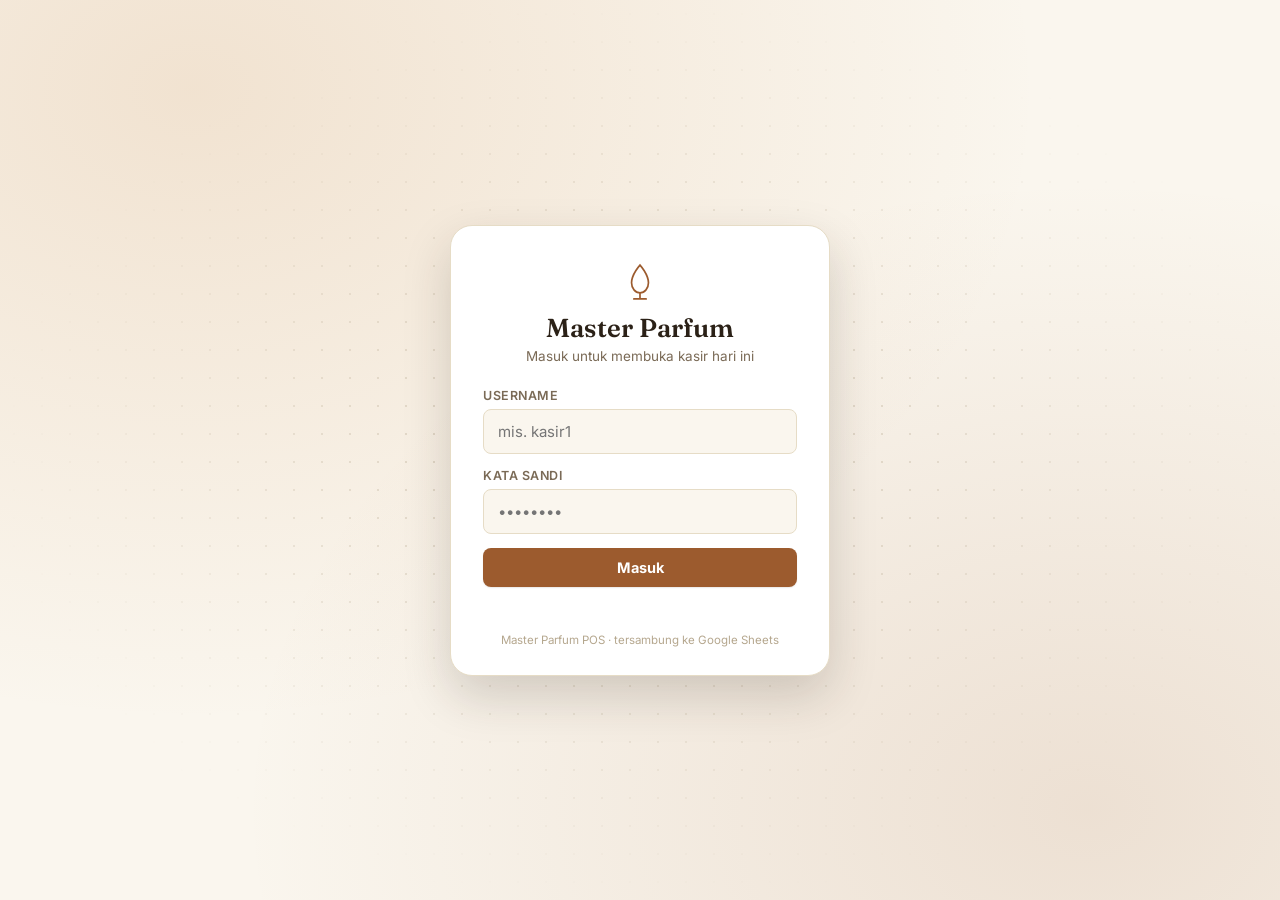
<file: index.html>
<!DOCTYPE html>
<html lang="id">
<head>
<meta charset="UTF-8">
<meta name="viewport" content="width=device-width, initial-scale=1.0, maximum-scale=1.0">
<title>Master Parfum &mdash; Point of Sale</title>
<link rel="icon" href="data:image/svg+xml,<svg xmlns=%22http://www.w3.org/2000/svg%22 viewBox=%220 0 100 100%22><text y=%22.9em%22 font-size=%2290%22>🌸</text></svg>">
<link rel="preconnect" href="https://fonts.googleapis.com">
<link href="https://fonts.googleapis.com/css2?family=Fraunces:opsz,wght@9..144,500;9..144,600;9..144,700&family=Inter:wght@400;500;600;700;800&family=JetBrains+Mono:wght@500;600&display=swap" rel="stylesheet">
<link rel="stylesheet" href="css/style.css">
</head>
<body>

<!-- ======================= LOADING SPLASH ======================= -->
<div id="splash" class="splash">
  <div class="splash-mark">
    <svg width="52" height="52" viewBox="0 0 52 52" fill="none">
      <path d="M26 4C26 4 15 16 15 27C15 34.2 19.9 40 26 40C32.1 40 37 34.2 37 27C37 16 26 4 26 4Z" stroke="currentColor" stroke-width="2.2"/>
      <path d="M26 40V48M18 48H34" stroke="currentColor" stroke-width="2.2" stroke-linecap="round"/>
    </svg>
  </div>
  <div class="splash-text">Master Parfum</div>
  <div class="splash-sub" id="splashSub">Menyiapkan toko&hellip;</div>
</div>

<!-- ======================= LOGIN SCREEN ======================= -->
<div id="viewLogin" class="login-wrap hidden">
  <div class="login-atmosphere"></div>
  <form id="formLogin" class="login-card" autocomplete="off">
    <div class="login-mark">
      <svg width="40" height="40" viewBox="0 0 52 52" fill="none">
        <path d="M26 4C26 4 15 16 15 27C15 34.2 19.9 40 26 40C32.1 40 37 34.2 37 27C37 16 26 4 26 4Z" stroke="currentColor" stroke-width="2.2"/>
        <path d="M26 40V48M18 48H34" stroke="currentColor" stroke-width="2.2" stroke-linecap="round"/>
      </svg>
    </div>
    <h1>Master Parfum</h1>
    <p class="login-tag">Masuk untuk membuka kasir hari ini</p>

    <label class="field">
      <span>Username</span>
      <input type="text" id="loginUsername" placeholder="mis. kasir1" required>
    </label>
    <label class="field">
      <span>Kata sandi</span>
      <input type="password" id="loginPassword" placeholder="&bull;&bull;&bull;&bull;&bull;&bull;&bull;&bull;" required>
    </label>

    <button type="submit" class="btn btn-primary btn-block" id="btnLoginSubmit">Masuk</button>
    <div class="login-msg" id="loginMsg"></div>
    <div class="login-foot">Master Parfum POS &middot; tersambung ke Google Sheets</div>
  </form>
</div>

<!-- ======================= APP SHELL ======================= -->
<div id="viewApp" class="app-shell hidden">

  <!-- Sidebar (desktop) -->
  <aside class="sidebar">
    <div class="brand">
      <svg width="26" height="26" viewBox="0 0 52 52" fill="none">
        <path d="M26 4C26 4 15 16 15 27C15 34.2 19.9 40 26 40C32.1 40 37 34.2 37 27C37 16 26 4 26 4Z" stroke="currentColor" stroke-width="2.6"/>
        <path d="M26 40V48M18 48H34" stroke="currentColor" stroke-width="2.6" stroke-linecap="round"/>
      </svg>
      <span>Master Parfum</span>
    </div>
    <nav class="nav" id="sideNav">
      <button class="nav-item" data-view="kasir">
        <svg viewBox="0 0 24 24" width="18" height="18"><path fill="currentColor" d="M3 4h18v2H3zm2 4h14l-1.5 9.5A2 2 0 0 1 15.5 19h-7a2 2 0 0 1-2-1.7L5 8zm3.5 2.5v6h1.5v-6zm4.5 0v6h1.5v-6z"/></svg>
        <span>Kasir</span>
      </button>
      <button class="nav-item" data-view="stok">
        <svg viewBox="0 0 24 24" width="18" height="18"><path fill="currentColor" d="M4 7l8-4 8 4v10l-8 4-8-4zm8-1.9L6.2 8 12 10.9 17.8 8zM6 9.7v6.6l5 2.5v-6.6zm12 0l-5 2.5v6.6l5-2.5z"/></svg>
        <span>Stok</span>
      </button>
      <button class="nav-item" data-view="matriks" id="navMatriks">
        <svg viewBox="0 0 24 24" width="18" height="18"><path fill="currentColor" d="M4 4h7v7H4zm9 0h7v7h-7zM4 13h7v7H4zm9 0h7v7h-7z"/></svg>
        <span>Matriks Oplosan</span>
      </button>
      <button class="nav-item" data-view="jurnal" id="navJurnal">
        <svg viewBox="0 0 24 24" width="18" height="18"><path fill="currentColor" d="M5 3h11l3 3v15H5zm10 1.5V8h3.5zM7 12h10v1.5H7zm0 4h10v1.5H7z"/></svg>
        <span>Jurnal &amp; Laporan</span>
      </button>
      <button class="nav-item" data-view="users" id="navUsers">
        <svg viewBox="0 0 24 24" width="18" height="18"><path fill="currentColor" d="M12 12a4.5 4.5 0 1 0 0-9 4.5 4.5 0 0 0 0 9zm0 2c-4.4 0-8 2.2-8 5v2h16v-2c0-2.8-3.6-5-8-5z"/></svg>
        <span>Pengguna</span>
      </button>
    </nav>
    <div class="side-user">
      <div class="side-user-name" id="sideUserName">&mdash;</div>
      <div class="side-user-role" id="sideUserRole">&mdash;</div>
      <button class="btn-logout" id="btnLogout">Keluar</button>
    </div>
  </aside>

  <!-- Main content -->
  <main class="main">
    <header class="topbar">
      <div class="topbar-title" id="topbarTitle">Kasir</div>
      <div class="topbar-right">
        <span class="sync-dot" id="syncDot" title="Status sinkronisasi"></span>
        <span class="sync-label" id="syncLabel">tersinkron</span>
      </div>
    </header>
    <section class="content" id="content"><!-- injected per view --></section>
  </main>

  <!-- Bottom nav (mobile/tablet) -->
  <nav class="bottomnav" id="bottomNav">
    <button class="bn-item" data-view="kasir">
      <svg viewBox="0 0 24 24" width="20" height="20"><path fill="currentColor" d="M3 4h18v2H3zm2 4h14l-1.5 9.5A2 2 0 0 1 15.5 19h-7a2 2 0 0 1-2-1.7L5 8z"/></svg>
      <span>Kasir</span>
    </button>
    <button class="bn-item" data-view="stok">
      <svg viewBox="0 0 24 24" width="20" height="20"><path fill="currentColor" d="M4 7l8-4 8 4v10l-8 4-8-4z"/></svg>
      <span>Stok</span>
    </button>
    <button class="bn-item" data-view="matriks" id="bnMatriks">
      <svg viewBox="0 0 24 24" width="20" height="20"><path fill="currentColor" d="M4 4h7v7H4zm9 0h7v7h-7zM4 13h7v7H4zm9 0h7v7h-7z"/></svg>
      <span>Matriks</span>
    </button>
    <button class="bn-item" data-view="jurnal" id="bnJurnal">
      <svg viewBox="0 0 24 24" width="20" height="20"><path fill="currentColor" d="M5 3h11l3 3v15H5z"/></svg>
      <span>Jurnal</span>
    </button>
    <button class="bn-item" data-view="more" id="bnMore">
      <svg viewBox="0 0 24 24" width="20" height="20"><path fill="currentColor" d="M12 8a2 2 0 1 0 0-4 2 2 0 0 0 0 4zm0 6a2 2 0 1 0 0-4 2 2 0 0 0 0 4zm0 6a2 2 0 1 0 0-4 2 2 0 0 0 0 4z"/></svg>
      <span>Lainnya</span>
    </button>
  </nav>
</div>

<!-- ======================= TOAST ======================= -->
<div id="toastHost" class="toast-host"></div>

<!-- ======================= MODAL HOST ======================= -->
<div id="modalHost" class="modal-host hidden">
  <div class="modal-backdrop" id="modalBackdrop"></div>
  <div class="modal-box" id="modalBox"></div>
</div>

<script src="js/config.js"></script>
<script src="js/api.js"></script>
<script src="js/auth.js"></script>
<script src="js/ui.js"></script>
<script src="js/kasir.js"></script>
<script src="js/stok.js"></script>
<script src="js/matriks.js"></script>
<script src="js/jurnal.js"></script>
<script src="js/users.js"></script>
<script src="js/app.js"></script>
</body>
</html>
</file>
<file: css/style.css>
/* =====================================================================
   MASTER PARFUM POS — design tokens
   Palette drawn from oud/amber perfume tones, not generic SaaS blue.
   ===================================================================== */
:root{
  --cream:      #FAF6EE;
  --cream-deep: #F1E9D8;
  --surface:    #FFFFFF;
  --border:     #E6DCC6;
  --border-soft:#F0E8D8;
  --ink:        #2B2117;
  --ink-soft:   #7A6A56;
  --ink-faint:  #B5A78E;
  --amber:      #9C5B2E;
  --amber-dark: #703F1E;
  --amber-light:#F4E3CE;
  --gold:       #C98A4B;
  --success:    #4C7A5D;
  --success-bg: #E7F0E9;
  --danger:     #B24A3E;
  --danger-bg:  #FBEAE7;
  --info-bg:    #EFE7F6;
  --shadow-sm: 0 1px 2px rgba(43,33,23,.06), 0 1px 1px rgba(43,33,23,.04);
  --shadow-md: 0 8px 24px rgba(43,33,23,.10), 0 2px 6px rgba(43,33,23,.06);
  --shadow-lg: 0 20px 48px rgba(43,33,23,.18);
  --radius-sm: 8px;
  --radius-md: 14px;
  --radius-lg: 22px;
  --font-display: 'Fraunces', Georgia, serif;
  --font-body: 'Inter', -apple-system, BlinkMacSystemFont, 'Segoe UI', sans-serif;
  --font-mono: 'JetBrains Mono', ui-monospace, monospace;
}

*{box-sizing:border-box;}
html,body{height:100%;}
body{
  margin:0;
  background:var(--cream);
  color:var(--ink);
  font-family:var(--font-body);
  -webkit-font-smoothing:antialiased;
  overflow-x:hidden;
}
.hidden{display:none !important;}
button{font-family:inherit;}
input,select,textarea{font-family:inherit;}
::selection{background:var(--amber-light);}

a{color:var(--amber);}

/* =====================================================================
   Splash
   ===================================================================== */
.splash{
  position:fixed; inset:0; z-index:999;
  display:flex; flex-direction:column; align-items:center; justify-content:center;
  background:radial-gradient(circle at 50% 30%, var(--cream-deep), var(--cream) 70%);
  color:var(--amber-dark);
  transition:opacity .5s ease;
}
.splash-mark{animation:float 2.4s ease-in-out infinite;}
.splash-text{font-family:var(--font-display); font-size:22px; font-weight:600; margin-top:14px; letter-spacing:.02em;}
.splash-sub{font-size:13px; color:var(--ink-soft); margin-top:6px;}
@keyframes float{ 0%,100%{transform:translateY(0);} 50%{transform:translateY(-8px);} }

/* =====================================================================
   Login
   ===================================================================== */
.login-wrap{
  position:fixed; inset:0; display:flex; align-items:center; justify-content:center;
  padding:24px;
  background:
    radial-gradient(ellipse at 15% 10%, rgba(201,138,75,.18), transparent 55%),
    radial-gradient(ellipse at 85% 90%, rgba(156,91,46,.14), transparent 55%),
    var(--cream);
}
.login-atmosphere{position:absolute; inset:0; pointer-events:none; opacity:.5;
  background-image: radial-gradient(circle, var(--ink-faint) 1px, transparent 1px);
  background-size: 28px 28px;
  mask-image: radial-gradient(ellipse at center, black, transparent 72%);
}
.login-card{
  position:relative; z-index:1;
  width:100%; max-width:380px;
  background:var(--surface);
  border:1px solid var(--border);
  border-radius:var(--radius-lg);
  box-shadow:var(--shadow-lg);
  padding:36px 32px 28px;
  text-align:center;
}
.login-mark{color:var(--amber); display:flex; justify-content:center; margin-bottom:10px;}
.login-card h1{font-family:var(--font-display); font-size:26px; font-weight:600; margin:0 0 4px;}
.login-tag{color:var(--ink-soft); font-size:13.5px; margin:0 0 24px;}
.field{display:block; text-align:left; margin-bottom:14px;}
.field span{display:block; font-size:12.5px; font-weight:600; color:var(--ink-soft); margin-bottom:6px; text-transform:uppercase; letter-spacing:.04em;}
.field input, .field select{
  width:100%; padding:12px 14px; border-radius:var(--radius-sm);
  border:1.5px solid var(--border); background:var(--cream); color:var(--ink);
  font-size:15px; outline:none; transition:border-color .15s, background .15s;
}
.field input:focus, .field select:focus{border-color:var(--amber); background:var(--surface);}
.login-msg{min-height:18px; font-size:13px; color:var(--danger); margin-top:10px; font-weight:600;}
.login-foot{margin-top:18px; font-size:11.5px; color:var(--ink-faint);}

/* =====================================================================
   Buttons
   ===================================================================== */
.btn{
  display:inline-flex; align-items:center; justify-content:center; gap:8px;
  border:none; border-radius:var(--radius-sm); cursor:pointer;
  font-weight:700; font-size:14.5px; padding:11px 18px;
  transition:transform .08s ease, box-shadow .15s ease, background .15s ease;
}
.btn:active{transform:scale(.97);}
.btn-block{width:100%;}
.btn-primary{background:var(--amber); color:#fff; box-shadow:var(--shadow-sm);}
.btn-primary:hover{background:var(--amber-dark);}
.btn-ghost{background:transparent; color:var(--amber); border:1.5px solid var(--border);}
.btn-ghost:hover{border-color:var(--amber);}
.btn-danger{background:var(--danger); color:#fff;}
.btn-sm{padding:7px 12px; font-size:13px; border-radius:8px;}
.btn:disabled{opacity:.5; cursor:not-allowed;}

/* =====================================================================
   App shell
   ===================================================================== */
.app-shell{position:fixed; inset:0; display:flex; overflow:hidden;}
.sidebar{
  width:230px; flex-shrink:0; background:var(--surface); border-right:1px solid var(--border);
  display:flex; flex-direction:column; padding:20px 16px;
}
.brand{display:flex; align-items:center; gap:10px; color:var(--amber); font-family:var(--font-display); font-weight:600; font-size:17px; padding:4px 6px 22px;}
.nav{display:flex; flex-direction:column; gap:4px; flex:1;}
.nav-item{
  display:flex; align-items:center; gap:12px; text-align:left;
  background:none; border:none; padding:11px 12px; border-radius:10px;
  color:var(--ink-soft); font-size:14.5px; font-weight:600; cursor:pointer;
  transition:background .12s, color .12s;
}
.nav-item svg{flex-shrink:0; opacity:.8;}
.nav-item:hover{background:var(--cream-deep);}
.nav-item.active{background:var(--amber-light); color:var(--amber-dark);}
.side-user{border-top:1px solid var(--border); padding-top:14px; margin-top:8px;}
.side-user-name{font-weight:700; font-size:14px;}
.side-user-role{font-size:12px; color:var(--ink-soft); text-transform:uppercase; letter-spacing:.04em; margin-bottom:10px;}
.btn-logout{width:100%; background:var(--cream-deep); border:1px solid var(--border); color:var(--ink-soft); padding:8px; border-radius:8px; font-size:13px; font-weight:600; cursor:pointer;}
.btn-logout:hover{color:var(--danger); border-color:var(--danger);}

.main{flex:1; display:flex; flex-direction:column; min-width:0; min-height:0;}
.topbar{
  display:flex; align-items:center; justify-content:space-between;
  padding:16px 26px; border-bottom:1px solid var(--border); background:var(--surface);
  flex-shrink:0;
}
.topbar-title{font-family:var(--font-display); font-size:20px; font-weight:600;}
.topbar-right{display:flex; align-items:center; gap:7px; font-size:12.5px; color:var(--ink-soft); font-weight:600;}
.sync-dot{width:8px; height:8px; border-radius:50%; background:var(--success); box-shadow:0 0 0 3px var(--success-bg);}
.sync-dot.busy{background:var(--gold); box-shadow:0 0 0 3px var(--amber-light); animation:pulse 1s infinite;}
.sync-dot.err{background:var(--danger); box-shadow:0 0 0 3px var(--danger-bg);}
@keyframes pulse{0%,100%{opacity:1;} 50%{opacity:.4;}}

.content{flex:1; overflow-y:auto; padding:22px 26px 90px;}

/* Bottom nav — hidden on desktop */
.bottomnav{display:none;}

/* =====================================================================
   Generic layout helpers
   ===================================================================== */
.page-head{display:flex; align-items:center; justify-content:space-between; gap:12px; margin-bottom:18px; flex-wrap:wrap;}
.page-head h2{font-family:var(--font-display); font-size:19px; margin:0;}
.page-sub{color:var(--ink-soft); font-size:13px; margin-top:2px;}
.toolbar{display:flex; gap:10px; flex-wrap:wrap; align-items:center;}
.toolbar input, .toolbar select{
  padding:9px 12px; border-radius:9px; border:1.5px solid var(--border); background:var(--surface); font-size:13.5px; outline:none;
}
.toolbar input:focus, .toolbar select:focus{border-color:var(--amber);}

.card{background:var(--surface); border:1px solid var(--border); border-radius:var(--radius-md); box-shadow:var(--shadow-sm);}
.pad{padding:18px;}

.badge{display:inline-block; padding:3px 9px; border-radius:99px; font-size:11.5px; font-weight:700; letter-spacing:.02em;}
.badge-amber{background:var(--amber-light); color:var(--amber-dark);}
.badge-green{background:var(--success-bg); color:var(--success);}
.badge-red{background:var(--danger-bg); color:var(--danger);}
.badge-gray{background:var(--cream-deep); color:var(--ink-soft);}

table{width:100%; border-collapse:collapse; font-size:13.5px;}
thead th{
  text-align:left; font-size:11.5px; text-transform:uppercase; letter-spacing:.04em;
  color:var(--ink-soft); padding:10px 12px; border-bottom:1.5px solid var(--border);
}
tbody td{padding:11px 12px; border-bottom:1px solid var(--border-soft);}
tbody tr:hover{background:var(--cream-deep);}
.table-wrap{overflow-x:auto; border-radius:var(--radius-md); border:1px solid var(--border); background:var(--surface);}
.table-wrap table{min-width:560px;}

.empty-state{text-align:center; padding:50px 20px; color:var(--ink-soft);}
.empty-state .emoji{font-size:34px; margin-bottom:10px;}

/* =====================================================================
   Kasir page
   ===================================================================== */
.kasir-grid{display:grid; grid-template-columns:1fr 380px; gap:18px; align-items:start;}
.kasir-tabs{display:flex; gap:6px; overflow-x:auto; margin-bottom:14px; padding-bottom:2px;}
.kasir-tab{
  white-space:nowrap; padding:8px 15px; border-radius:99px; border:1.5px solid var(--border);
  background:var(--surface); color:var(--ink-soft); font-weight:700; font-size:13px; cursor:pointer;
}
.kasir-tab.active{background:var(--amber); border-color:var(--amber); color:#fff;}

.produk-grid{display:grid; grid-template-columns:repeat(auto-fill, minmax(148px,1fr)); gap:12px;}
.produk-card{
  background:var(--surface); border:1px solid var(--border); border-radius:var(--radius-md);
  padding:14px 12px; cursor:pointer; transition:box-shadow .12s, transform .08s; text-align:left;
}
.produk-card:hover{box-shadow:var(--shadow-md); transform:translateY(-1px);}
.produk-card:active{transform:scale(.98);}
.produk-card .pc-name{font-weight:700; font-size:13.5px; line-height:1.3; margin-bottom:6px; min-height:35px;}
.produk-card .pc-price{font-family:var(--font-mono); font-weight:600; color:var(--amber-dark); font-size:14px;}
.produk-card .pc-stock{font-size:11.5px; color:var(--ink-soft); margin-top:4px;}
.produk-card.disabled{opacity:.42; cursor:not-allowed;}
.produk-card.disabled:hover{box-shadow:none; transform:none;}

.racikan-box{margin-top:20px;}
.racikan-box h3{font-family:var(--font-display); font-size:16px; margin:0 0 12px;}
.rk-row{display:grid; grid-template-columns:1fr 1fr; gap:10px; margin-bottom:10px;}
.rk-field label{display:block; font-size:11.5px; font-weight:700; color:var(--ink-soft); text-transform:uppercase; letter-spacing:.03em; margin-bottom:5px;}
.rk-field select, .rk-field input{width:100%; padding:9px 11px; border-radius:9px; border:1.5px solid var(--border); background:var(--cream); font-size:13.5px;}
.rk-bibit-list{display:flex; flex-direction:column; gap:6px; margin-bottom:10px;}
.rk-preview{
  background:var(--amber-light); border:1px dashed var(--amber); border-radius:10px; padding:11px 13px;
  font-size:12.5px; display:flex; flex-wrap:wrap; gap:14px; color:var(--amber-dark); font-weight:600;
}

/* Cart panel */
.cart-panel{position:sticky; top:0;}
.cart-head{display:flex; align-items:center; justify-content:space-between; padding:14px 16px; border-bottom:1px solid var(--border);}
.cart-head h3{font-family:var(--font-display); font-size:16px; margin:0;}
.cart-items{max-height:320px; overflow-y:auto;}
.cart-item{display:flex; align-items:flex-start; gap:10px; padding:11px 16px; border-bottom:1px solid var(--border-soft);}
.cart-item .ci-name{font-weight:700; font-size:13px; line-height:1.3;}
.cart-item .ci-sub{font-size:11.5px; color:var(--ink-soft); margin-top:2px;}
.ci-qty{display:flex; align-items:center; gap:6px; margin-top:6px;}
.ci-qty button{width:22px; height:22px; border-radius:6px; border:1px solid var(--border); background:var(--cream); cursor:pointer; font-weight:700;}
.ci-qty span{min-width:20px; text-align:center; font-weight:700; font-size:12.5px;}
.ci-price{font-family:var(--font-mono); font-weight:700; font-size:13px; white-space:nowrap;}
.ci-remove{background:none; border:none; color:var(--danger); cursor:pointer; font-size:11.5px; font-weight:700; margin-top:6px;}
.cart-summary{padding:14px 16px; border-top:1.5px dashed var(--border);}
.cs-row{display:flex; justify-content:space-between; font-size:13.5px; margin-bottom:6px; color:var(--ink-soft);}
.cs-row.total{font-size:16px; font-weight:800; color:var(--ink); font-family:var(--font-mono);}
.cart-pay{padding:0 16px 16px;}

/* =====================================================================
   Modal
   ===================================================================== */
.modal-host{position:fixed; inset:0; z-index:500; display:flex; align-items:center; justify-content:center; padding:16px;}
.modal-backdrop{position:absolute; inset:0; background:rgba(43,33,23,.45); backdrop-filter:blur(2px);}
.modal-box{
  position:relative; z-index:1; background:var(--surface); border-radius:var(--radius-lg);
  width:100%; max-width:440px; max-height:88vh; overflow-y:auto; box-shadow:var(--shadow-lg);
  padding:24px;
}
.modal-box h3{font-family:var(--font-display); margin:0 0 14px; font-size:18px;}
.modal-actions{display:flex; gap:10px; margin-top:18px;}
.modal-actions .btn{flex:1;}

/* =====================================================================
   Toast
   ===================================================================== */
.toast-host{position:fixed; top:18px; right:18px; z-index:900; display:flex; flex-direction:column; gap:8px;}
.toast{
  background:var(--ink); color:#fff; padding:12px 16px; border-radius:10px; font-size:13.5px; font-weight:600;
  box-shadow:var(--shadow-md); max-width:300px; animation:toastIn .2s ease;
}
.toast.success{background:var(--success);}
.toast.error{background:var(--danger);}
@keyframes toastIn{from{opacity:0; transform:translateY(-6px);} to{opacity:1; transform:translateY(0);}}

/* =====================================================================
   Responsive: tablet & mobile
   ===================================================================== */
@media (max-width: 980px){
  .kasir-grid{grid-template-columns:1fr;}
  .cart-panel{position:static;}
}

@media (max-width: 860px){
  .sidebar{display:none;}
  .app-shell{flex-direction:column;}
  .bottomnav{
    display:flex; justify-content:space-around; align-items:center;
    background:var(--surface); border-top:1px solid var(--border);
    padding:8px 4px calc(8px + env(safe-area-inset-bottom));
    position:fixed; bottom:0; left:0; right:0; z-index:60;
  }
  .bn-item{
    display:flex; flex-direction:column; align-items:center; gap:3px;
    background:none; border:none; color:var(--ink-soft); font-size:10.5px; font-weight:700;
    padding:4px 8px; cursor:pointer; border-radius:8px;
  }
  .bn-item.active{color:var(--amber);}
  .topbar{padding:14px 16px;}
  .content{padding:16px 14px 90px;}
  .produk-grid{grid-template-columns:repeat(auto-fill, minmax(120px,1fr));}
}

@media (max-width: 480px){
  .rk-row{grid-template-columns:1fr;}
  .login-card{padding:28px 22px 22px;}
}
</file>
